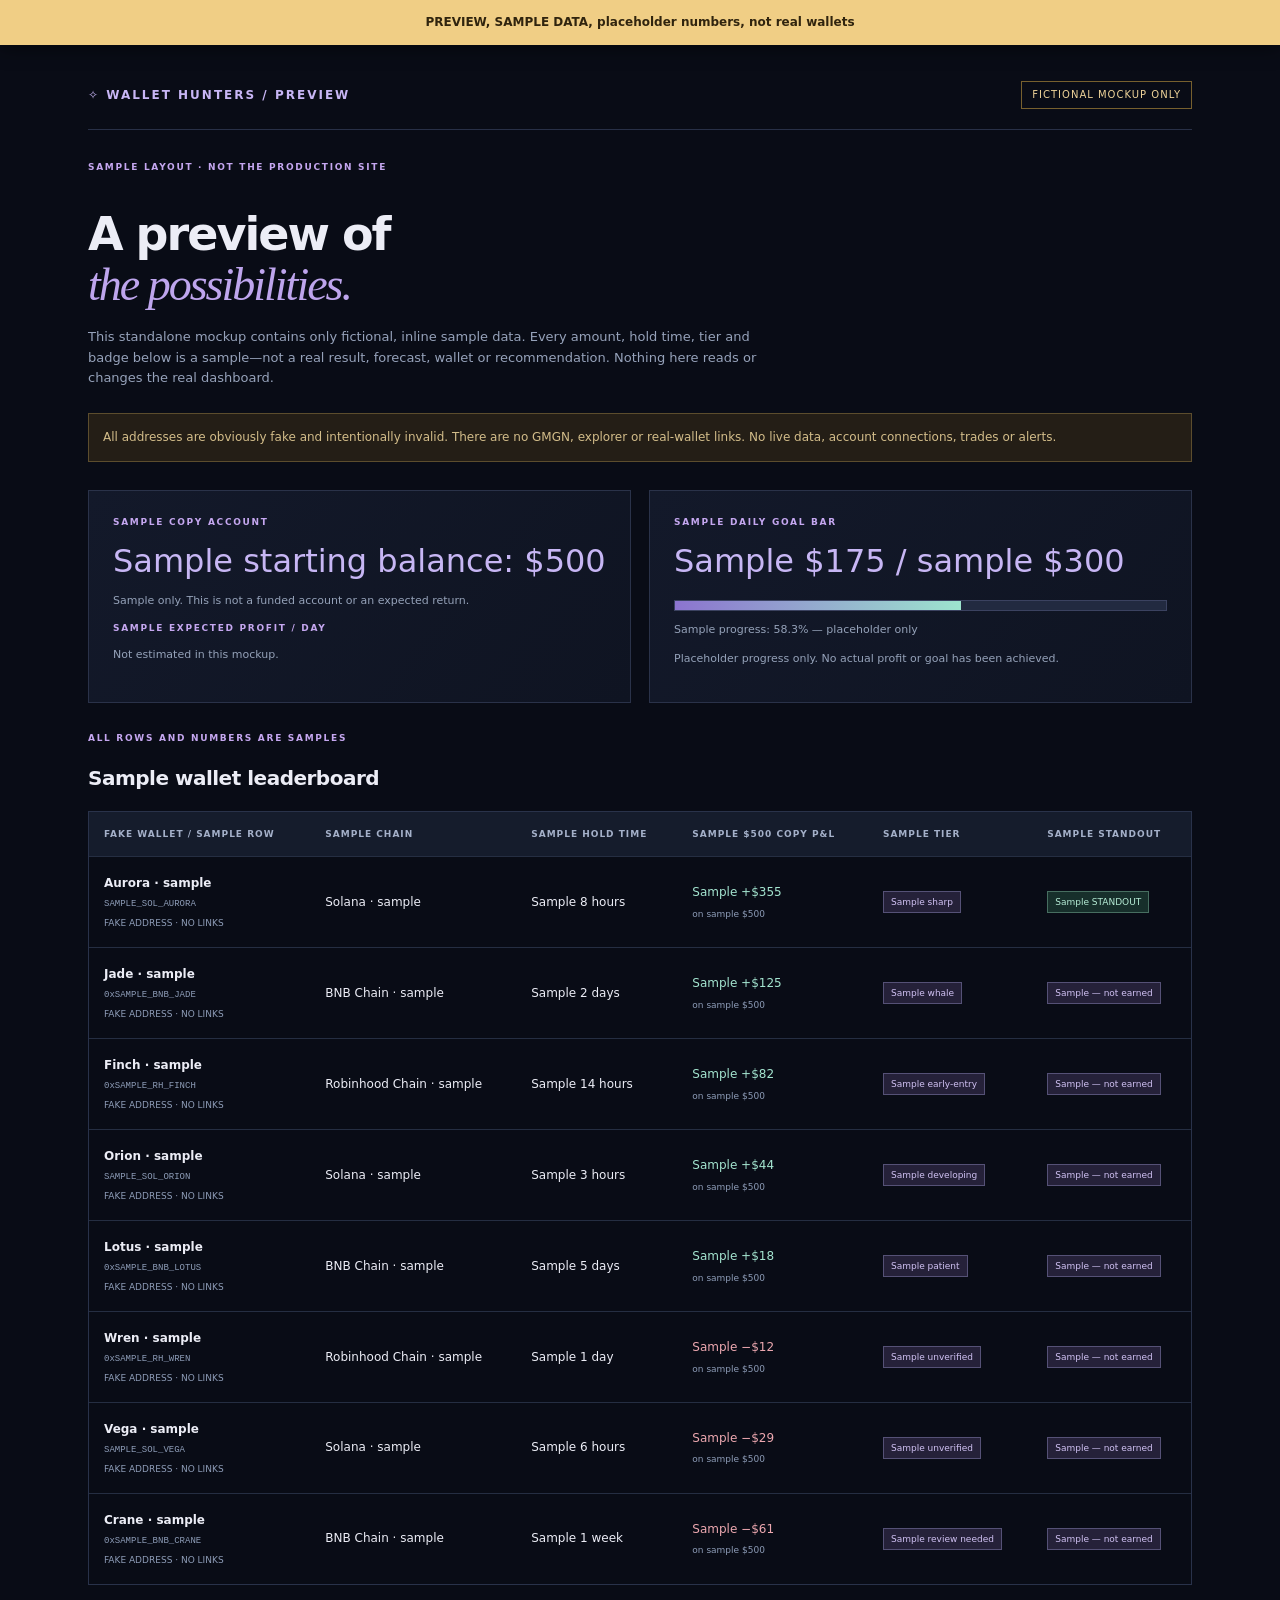
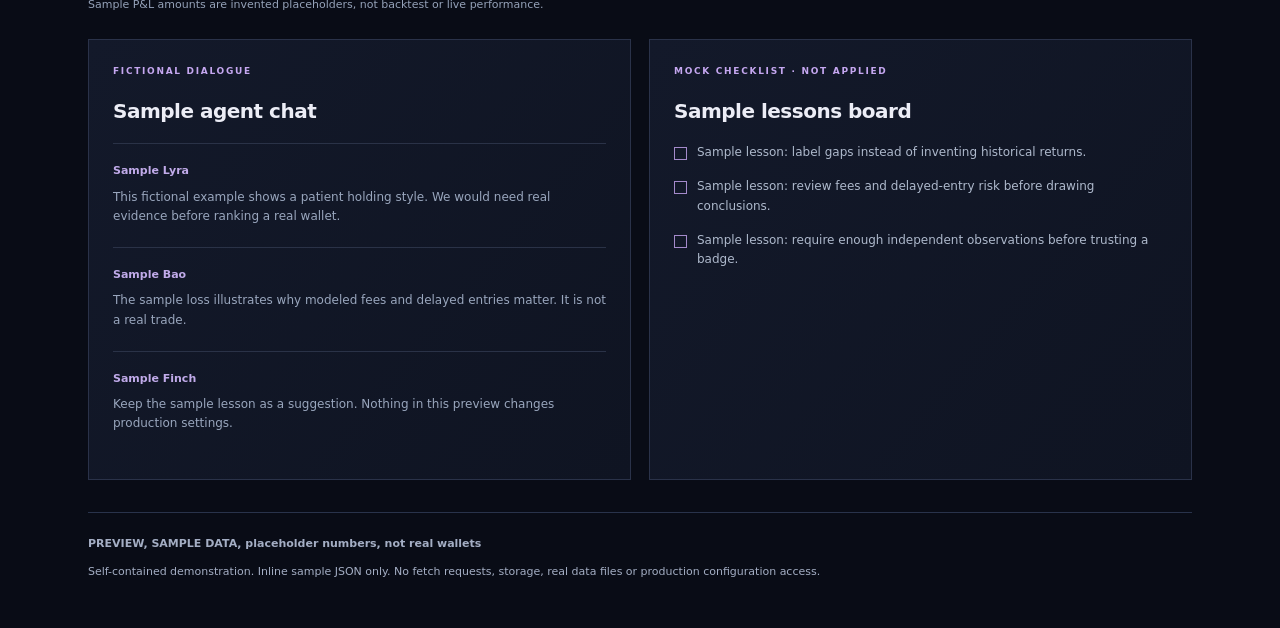
<file: preview/index.html>
<!doctype html><html lang="en"><head><meta charset="UTF-8"><meta name="viewport" content="width=device-width,initial-scale=1"><meta name="theme-color" content="#090c16"><title>Wallet Hunters — SAMPLE PREVIEW</title><style>
*{box-sizing:border-box}body{margin:0;background:#090c16;color:#ecedf6;font:14px/1.6 system-ui,sans-serif}.banner{position:sticky;top:0;z-index:10;padding:13px 20px;background:#f0ce85;color:#30240e;font-size:12px;font-weight:800;text-align:center;box-shadow:0 2px 20px #0008}.wrap{max-width:1160px;margin:auto;padding:36px 28px}.top{display:flex;justify-content:space-between;align-items:center;border-bottom:1px solid #283047;padding-bottom:20px}.brand{font-weight:700;letter-spacing:2px;font-size:12px;color:#c8b6f5}.pill{border:1px solid #77602e;color:#eed399;padding:5px 10px;font-size:10px;letter-spacing:1px}h1{font-size:46px;line-height:1.1;letter-spacing:-2px;font-weight:550;margin:34px 0 16px}h1 em{font-family:Georgia,serif;font-weight:400;color:#bea5ed}.intro{max-width:670px;color:#96a2ba;font-size:13px}h2{font-size:20px;font-weight:600;letter-spacing:-.5px}.sample-label{font-size:9px;letter-spacing:1.7px;color:#c5a7f0;font-weight:700}.summary{display:grid;grid-template-columns:1fr 1fr;gap:18px;margin:28px 0}.card{background:linear-gradient(130deg,#13192a,#0f1422);padding:24px;border:1px solid #2a3249}.large{font-size:32px;line-height:1.2;margin:12px 0;color:#c7b6f4}.muted{color:#95a2b9;font-size:11px}.bar{height:11px;background:#222a40;border:1px solid #3b4260;margin:20px 0 10px}.bar span{display:block;height:100%;background:linear-gradient(90deg,#8c74cf,#9de4ce)}.table-wrap{overflow:auto;border:1px solid #29324a}table{width:100%;border-collapse:collapse;white-space:nowrap;text-align:left}th{background:#151c2c;font-size:9px;letter-spacing:1px;color:#a4b0c9;padding:15px}td{padding:17px 15px;border-top:1px solid #252e42;font-size:12px}.wallet{color:#c5b3f5;font-size:11px}.sub{display:block;color:#8e9db8;font-size:9px;margin-top:4px}.badge{display:inline-block;border:1px solid #555176;color:#d0c1f3;padding:3px 7px;font-size:9px;background:#252139}.standout{color:#b5ebd5;border-color:#476e60;background:#172f2b}.pos{color:#a4e5d0}.neg{color:#eda8b0}.boards{display:grid;grid-template-columns:1fr 1fr;gap:18px;margin-top:25px}.line{border-top:1px solid #2a3247;padding:14px 0}.line strong{font-size:11px;color:#c1abea}.line p{color:#99a6bd;font-size:12px;margin:7px 0}.lesson{display:flex;gap:10px;align-items:flex-start;margin:15px 0;color:#aeb9cc;font-size:12px}.check{width:13px;height:13px;flex:none;border:1px solid #a48acb;margin-top:4px}footer{border-top:1px solid #29334b;margin-top:32px;padding-top:22px;color:#a4aec4;font-size:11px}.notice{font-size:12px;color:#d3bd8a;background:#241e16;border:1px solid #5c4d2d;padding:14px;margin:24px 0}.no-link{font-size:9px;color:#8796ae}button{cursor:default}code{font-family:ui-monospace,monospace}@media(max-width:650px){.wrap{padding:24px 16px}.banner{font-size:10px;padding:11px 14px}.brand{font-size:10px}.pill{font-size:8px}h1{font-size:36px;margin-top:26px}.summary,.boards{grid-template-columns:1fr}.card{padding:20px}.intro{font-size:12px}td,th{padding:14px 12px}.table-wrap{margin:0 -1px}.large{font-size:29px}.top{gap:10px}}
</style></head><body><div class="banner" role="note">PREVIEW, SAMPLE DATA, placeholder numbers, not real wallets</div><main class="wrap"><header class="top"><div class="brand">✧ WALLET HUNTERS / PREVIEW</div><span class="pill">FICTIONAL MOCKUP ONLY</span></header><div class="sample-label" style="margin-top:30px">SAMPLE LAYOUT · NOT THE PRODUCTION SITE</div><h1>A preview of<br><em>the possibilities.</em></h1><p class="intro">This standalone mockup contains only fictional, inline sample data. Every amount, hold time, tier and badge below is a sample—not a real result, forecast, wallet or recommendation. Nothing here reads or changes the real dashboard.</p><div class="notice">All addresses are obviously fake and intentionally invalid. There are no GMGN, explorer or real-wallet links. No live data, account connections, trades or alerts.</div><section class="summary"><div class="card"><div class="sample-label">SAMPLE COPY ACCOUNT</div><div class="large">Sample starting balance: $500</div><p class="muted">Sample only. This is not a funded account or an expected return.</p><div class="sample-label">SAMPLE EXPECTED PROFIT / DAY</div><p class="muted">Not estimated in this mockup.</p></div><div class="card"><div class="sample-label">SAMPLE DAILY GOAL BAR</div><div class="large" id="goal-text"></div><div class="bar" role="img" aria-label="Fictional sample progress bar"><span id="progress"></span></div><div class="muted" id="goal-percent"></div><p class="muted">Placeholder progress only. No actual profit or goal has been achieved.</p></div></section><section><div class="sample-label">ALL ROWS AND NUMBERS ARE SAMPLES</div><h2>Sample wallet leaderboard</h2><div class="table-wrap"><table><thead><tr><th>FAKE WALLET / SAMPLE ROW</th><th>SAMPLE CHAIN</th><th>SAMPLE HOLD TIME</th><th>SAMPLE $500 COPY P&amp;L</th><th>SAMPLE TIER</th><th>SAMPLE STANDOUT</th></tr></thead><tbody id="rows"></tbody></table></div><p class="muted">Sample P&amp;L amounts are invented placeholders, not backtest or live performance.</p></section><section class="boards"><div class="card"><div class="sample-label">FICTIONAL DIALOGUE</div><h2>Sample agent chat</h2><div id="chat"></div></div><div class="card"><div class="sample-label">MOCK CHECKLIST · NOT APPLIED</div><h2>Sample lessons board</h2><div id="lessons"></div></div></section><footer><strong>PREVIEW, SAMPLE DATA, placeholder numbers, not real wallets</strong><p>Self-contained demonstration. Inline sample JSON only. No fetch requests, storage, real data files or production configuration access.</p></footer></main>
<script id="sample-data" type="application/json">{"startingBalance":500,"goal":300,"sampleProgress":175,"wallets":[{"name":"Aurora","address":"SAMPLE_SOL_AURORA","chain":"Solana","hold":"Sample 8 hours","pnl":355,"tier":"Sample sharp","standout":true},{"name":"Jade","address":"0xSAMPLE_BNB_JADE","chain":"BNB Chain","hold":"Sample 2 days","pnl":125,"tier":"Sample whale","standout":false},{"name":"Finch","address":"0xSAMPLE_RH_FINCH","chain":"Robinhood Chain","hold":"Sample 14 hours","pnl":82,"tier":"Sample early-entry","standout":false},{"name":"Orion","address":"SAMPLE_SOL_ORION","chain":"Solana","hold":"Sample 3 hours","pnl":44,"tier":"Sample developing","standout":false},{"name":"Lotus","address":"0xSAMPLE_BNB_LOTUS","chain":"BNB Chain","hold":"Sample 5 days","pnl":18,"tier":"Sample patient","standout":false},{"name":"Wren","address":"0xSAMPLE_RH_WREN","chain":"Robinhood Chain","hold":"Sample 1 day","pnl":-12,"tier":"Sample unverified","standout":false},{"name":"Vega","address":"SAMPLE_SOL_VEGA","chain":"Solana","hold":"Sample 6 hours","pnl":-29,"tier":"Sample unverified","standout":false},{"name":"Crane","address":"0xSAMPLE_BNB_CRANE","chain":"BNB Chain","hold":"Sample 1 week","pnl":-61,"tier":"Sample review needed","standout":false}],"chat":[{"agent":"Sample Lyra","text":"This fictional example shows a patient holding style. We would need real evidence before ranking a real wallet."},{"agent":"Sample Bao","text":"The sample loss illustrates why modeled fees and delayed entries matter. It is not a real trade."},{"agent":"Sample Finch","text":"Keep the sample lesson as a suggestion. Nothing in this preview changes production settings."}],"lessons":["Sample lesson: label gaps instead of inventing historical returns.","Sample lesson: review fees and delayed-entry risk before drawing conclusions.","Sample lesson: require enough independent observations before trusting a badge."]}</script><script>
(()=>{const d=JSON.parse(document.getElementById('sample-data').textContent);document.getElementById('goal-text').textContent=`Sample $${d.sampleProgress} / sample $${d.goal}`;const percent=d.sampleProgress/d.goal*100;document.getElementById('progress').style.width=percent+'%';document.getElementById('goal-percent').textContent=`Sample progress: ${percent.toFixed(1)}% — placeholder only`;document.getElementById('rows').innerHTML=d.wallets.map(w=>`<tr><td><strong>${w.name} · sample</strong><code class="wallet sub">${w.address}</code><span class="sub">FAKE ADDRESS · NO LINKS</span></td><td>${w.chain} · sample</td><td>${w.hold}</td><td class="${w.pnl>=0?'pos':'neg'}">Sample ${w.pnl>=0?'+':'−'}$${Math.abs(w.pnl)}<span class="sub">on sample $${d.startingBalance}</span></td><td><span class="badge">${w.tier}</span></td><td><span class="badge ${w.standout?'standout':''}">${w.standout?'Sample STANDOUT':'Sample — not earned'}</span></td></tr>`).join('');document.getElementById('chat').innerHTML=d.chat.map(c=>`<div class="line"><strong>${c.agent}</strong><p>${c.text}</p></div>`).join('');document.getElementById('lessons').innerHTML=d.lessons.map(l=>`<div class="lesson"><span class="check" aria-hidden="true"></span><span>${l}</span></div>`).join('');})();
</script></body></html>
</file>
